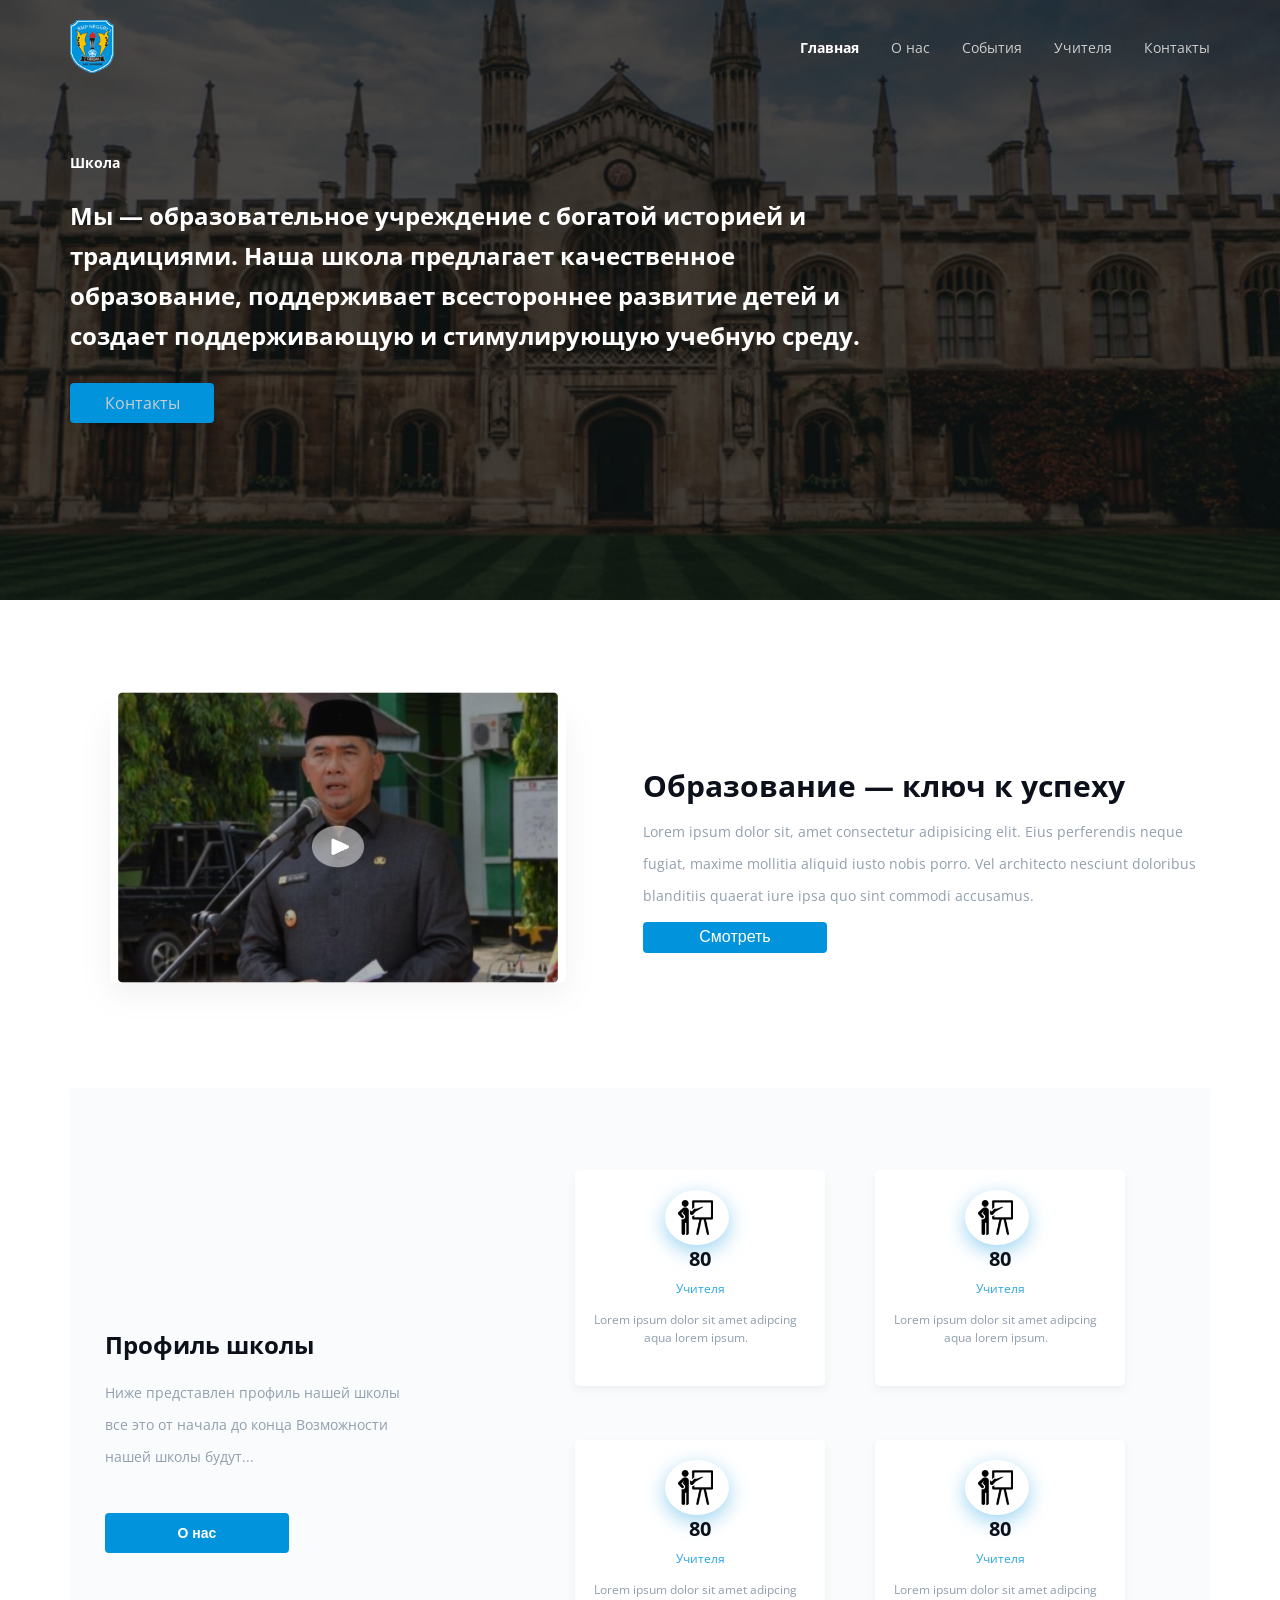
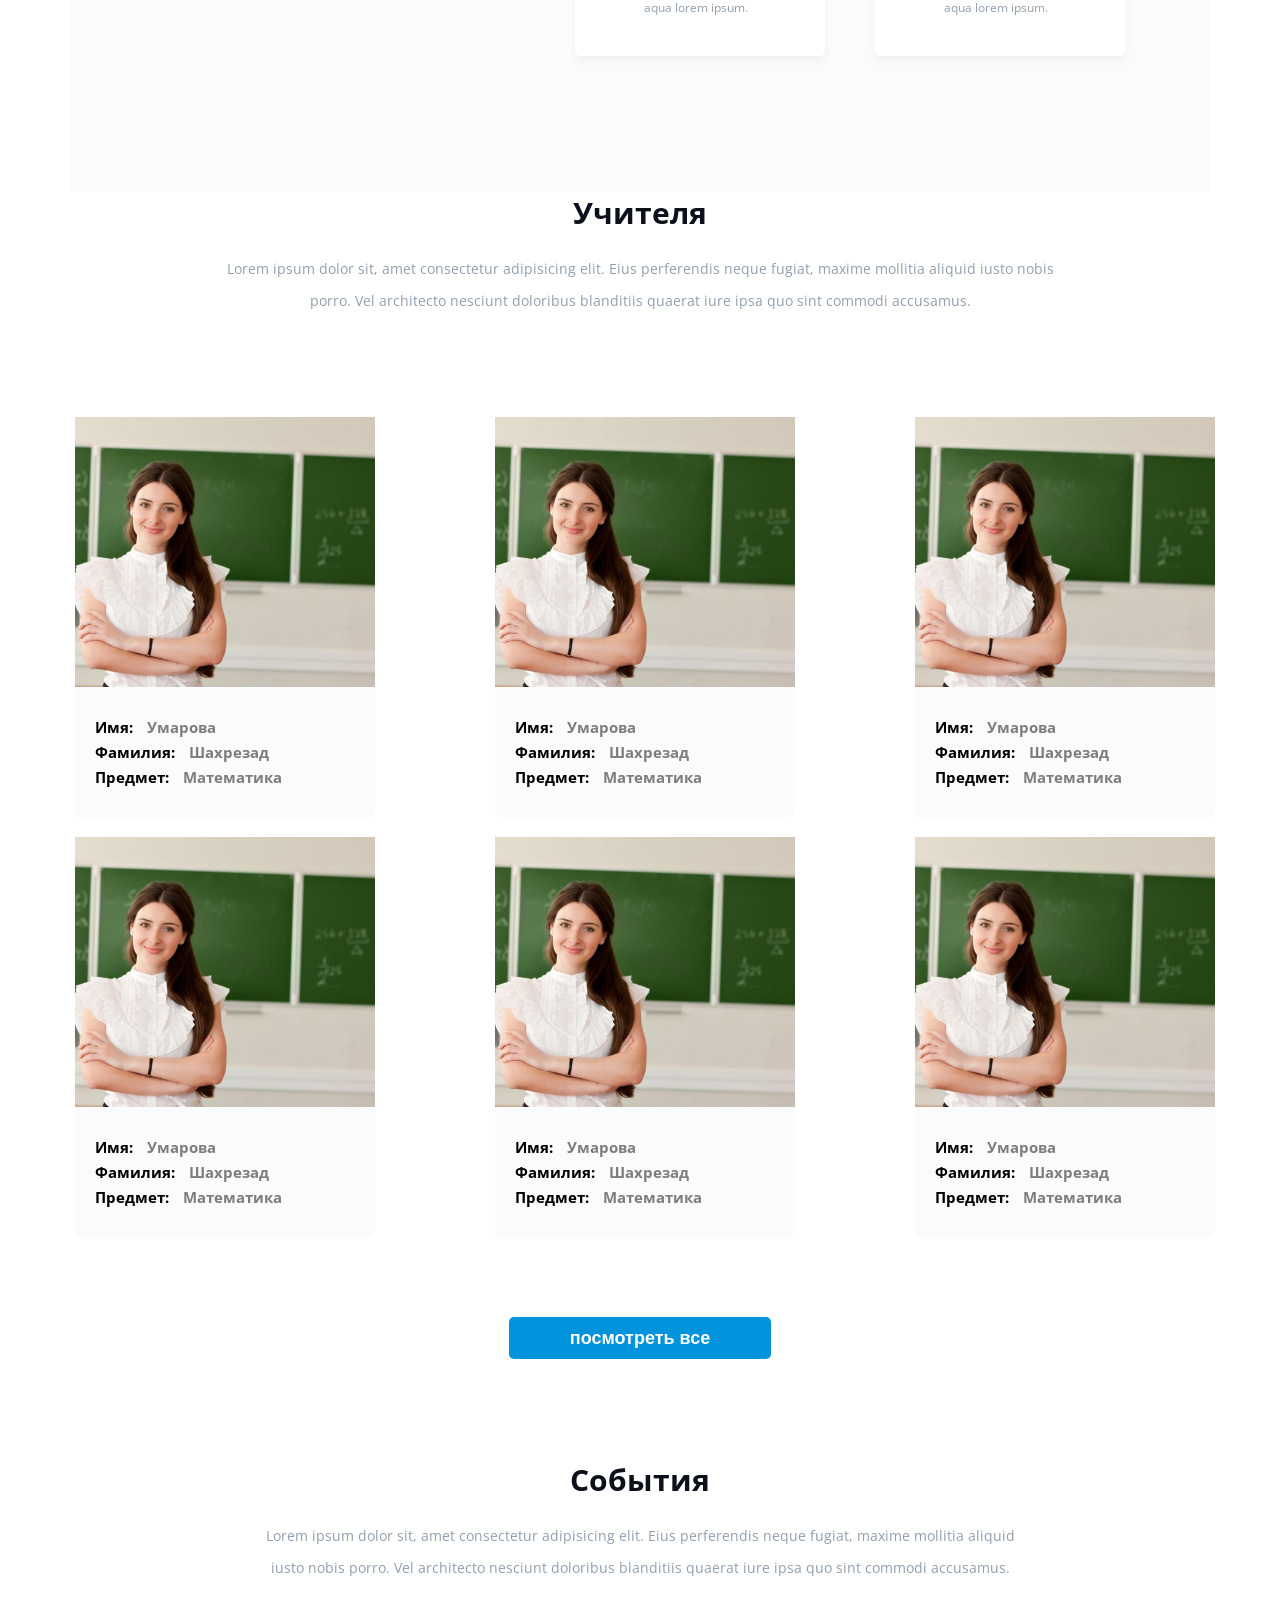
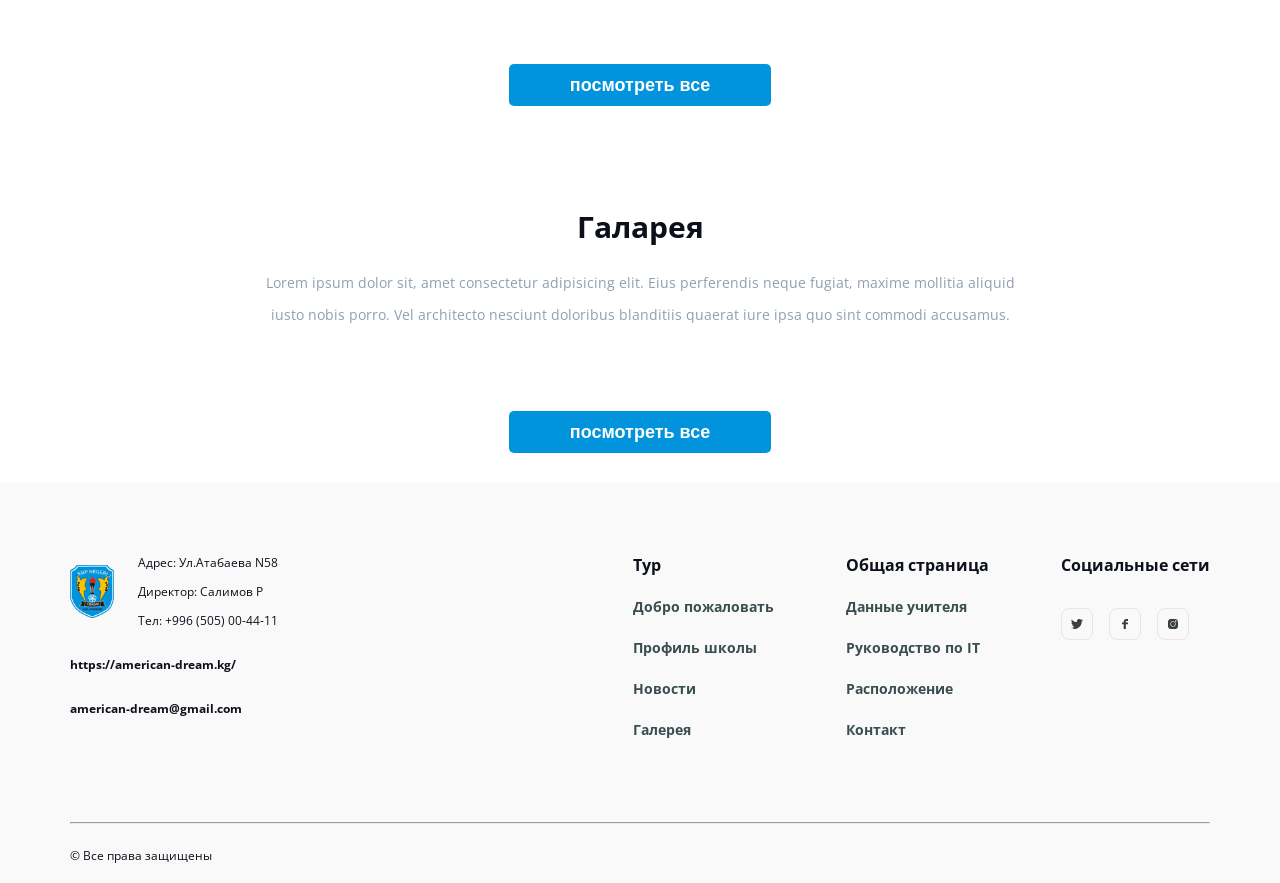
<file: index.html>
<!DOCTYPE html>
<html lang="en">

<head>
    <meta charset="UTF-8">
    <meta name="viewport" content="width=device-width, initial-scale=1.0">
    <title>Главная</title>
    <!-- link css -->
    <link rel="stylesheet" href="./assets/css/home/main.css">
</head>

<body>
    <!-- main start -->
    <main>
        <!-- hero start -->
        <section class="hero">
            <div class="container">
                <div class="hero_content">
                    <img src="./assets/images/homeIMg/image 12.svg" alt="">
                    <nav>
                        <ul class="hero_list">
                            <li><a class="hero_nav after" href="#">Главная</a></li>
                            <li><a class="hero_nav" href="./assets/pages/about.html">О нас</a></li>
                            <li><a class="hero_nav" href="./assets/pages/events.html">События</a></li>
                            <li><a class="hero_nav" href="./assets/pages/teachers.html">Учителя</a></li>
                            <li><a class="hero_nav" href="./assets/pages/contact.html">Контакты</a></li>
                        </ul>
                    </nav>
                </div>
                <div class="hero_wrapper">
                    <p class="hero_title">Школа</p>
                    <p class="hero_suptitle">Мы — образовательное учреждение с богатой историей и традициями. Наша школа
                        предлагает качественное образование, поддерживает всестороннее развитие детей и создает
                        поддерживающую и стимулирующую учебную среду.</p>
                    <a href="./assets/pages/contact.html"><button class="hero_btn">Контакты</button></a>
                </div>
            </div>
        </section>
        <!-- hero end -->
        <!-- certification start -->
        <section class="certification">
            <div class="container">
                <div class="certification_left_right">
                    <div class="certification_left">
                        <img src="./assets/images/homeIMg/Video Sambutan.png" alt="">
                    </div>

                    <div class="certification_right">
                        <h2 class="certification_title">Образование — ключ к успеху</h2>
                        <p class="certification_suptitle">Lorem ipsum dolor sit, amet consectetur adipisicing elit. Eius
                            perferendis neque fugiat, maxime mollitia aliquid iusto nobis porro. Vel architecto nesciunt
                            doloribus blanditiis quaerat iure ipsa quo sint commodi accusamus.</p>
                        <a href="#"><button class="certification_btn">Смотреть</button></a>
                    </div>
                </div>
            </div>
        </section>
        <!-- certification end -->
        <!-- prof start -->
        <section class="prof">
            <div class="container">
                <div class="prof_left_right">
                    <div class="prof_left">
                        <p class="prof_title">Профиль школы</p>
                        <p class="prof_suptitle">Ниже представлен профиль нашей школы
                            все это от начала до конца
                            Возможности нашей школы будут...</p>
                        <a href="./assets/pages/about.html"><button class="prof_nav">О нас</button></a>
                    </div>
                    <ul class="prof_right">
                        <li class="right_list">
                            <div class="right_box"><img src="./assets/images/homeIMg/image-removebg-preview (1) 1.svg"
                                    alt=""></div>
                            <p class="sam">80</p>
                            <p class="right_title">Учителя</p>
                            <p class="right_suptitle">Lorem ipsum dolor sit amet adipcing aqua lorem ipsum.</p>
                        </li>
                        <li class="right_list">
                            <div class="right_box"><img src="./assets/images/homeIMg/image-removebg-preview (1) 1.svg"
                                    alt=""></div>
                            <p class="sam">80</p>
                            <p class="right_title">Учителя</p>
                            <p class="right_suptitle">Lorem ipsum dolor sit amet adipcing aqua lorem ipsum.</p>
                        </li>
                        <li class="right_list">
                            <div class="right_box"><img src="./assets/images/homeIMg/image-removebg-preview (1) 1.svg"
                                    alt=""></div>
                            <p class="sam">80</p>
                            <p class="right_title">Учителя</p>
                            <p class="right_suptitle">Lorem ipsum dolor sit amet adipcing aqua lorem ipsum.</p>
                        </li>
                        <li class="right_list">
                            <div class="right_box"><img src="./assets/images/homeIMg/image-removebg-preview (1) 1.svg"
                                    alt=""></div>
                            <p class="sam">80</p>
                            <p class="right_title">Учителя</p>
                            <p class="right_suptitle">Lorem ipsum dolor sit amet adipcing aqua lorem ipsum.</p>
                        </li>
                    </ul>
                </div>
            </div>
        </section>
        <!-- prof end -->
        <!-- teachers start -->

        <section class="teachers">
            <div class="container">
                <div class="teachers_wrapper">
                    <h2 class="teachers_title">Учителя</h2>
                    <p class="teachers_suptitle">Lorem ipsum dolor sit, amet consectetur adipisicing elit. Eius
                        perferendis neque fugiat, maxime mollitia aliquid iusto nobis porro. Vel architecto nesciunt
                        doloribus blanditiis quaerat iure ipsa quo sint commodi accusamus.</p>
                    <ul class="teach-list">
                        <li class="teach_list">
                            <img class="teach_img" src="./assets/images/homeIMg/image.jpg" alt="">
                            <p class="name">Имя: <span class="spann">Умарова</span> </p>
                            <p class="surname">Фамилия: <span class="spann">Шахрезад</span> </p>
                            <p class="item">Предмет: <span class="spann">Математика</span> </p>
                        </li>
                        <li class="teach_list">
                            <img class="teach_img" src="./assets/images/homeIMg/image.jpg" alt="">
                            <p class="name">Имя: <span class="spann">Умарова</span> </p>
                            <p class="surname">Фамилия: <span class="spann">Шахрезад</span> </p>
                            <p class="item">Предмет: <span class="spann">Математика</span> </p>
                        </li>
                        <li class="teach_list">
                            <img class="teach_img" src="./assets/images/homeIMg/image.jpg" alt="">
                            <p class="name">Имя: <span class="spann">Умарова</span> </p>
                            <p class="surname">Фамилия: <span class="spann">Шахрезад</span> </p>
                            <p class="item">Предмет: <span class="spann">Математика</span> </p>
                        </li>
                        <li class="teach_list">
                            <img class="teach_img" src="./assets/images/homeIMg/image.jpg" alt="">
                            <p class="name">Имя: <span class="spann">Умарова</span> </p>
                            <p class="surname">Фамилия: <span class="spann">Шахрезад</span> </p>
                            <p class="item">Предмет: <span class="spann">Математика</span> </p>
                        </li>
                        <li class="teach_list">
                            <img class="teach_img" src="./assets/images/homeIMg/image.jpg" alt="">
                            <p class="name">Имя: <span class="spann">Умарова</span> </p>
                            <p class="surname">Фамилия: <span class="spann">Шахрезад</span> </p>
                            <p class="item">Предмет: <span class="spann">Математика</span> </p>
                        </li>
                        <li class="teach_list">
                            <img class="teach_img" src="./assets/images/homeIMg/image.jpg" alt="">
                            <p class="name">Имя: <span class="spann">Умарова</span> </p>
                            <p class="surname">Фамилия: <span class="spann">Шахрезад</span> </p>
                            <p class="item">Предмет: <span class="spann">Математика</span> </p>
                        </li>
                    </ul>
                    <a href="./assets/pages/teachers.html"><button class="teach_nav">посмотреть все</button></a>
                </div>
            </div>
        </section>
        <!-- teachers end -->

        <!-- event start -->
        <section class="event">
            <div class="container">
                <div class="event_wrapper">
                    <h2 class="event_title">События</h2>
                    <p class="event_suptitle">Lorem ipsum dolor sit, amet consectetur adipisicing elit. Eius perferendis
                        neque fugiat, maxime mollitia aliquid iusto nobis porro. Vel architecto nesciunt doloribus
                        blanditiis quaerat iure ipsa quo sint commodi accusamus.</p>
                    <ul class="event_list"></ul>
                    <a href="./assets/pages/events.html"><button class="teach_nav">посмотреть все</button></a>
                </div>
        </section>

        <!-- event end -->

        <!-- gallery start -->
        <section class="gallery">
            <div class="container">
                <div class="event_wrapper">
                    <h2 class="event_title">Галарея</h2>
                    <p class="event_suptitle">Lorem ipsum dolor sit, amet consectetur adipisicing elit. Eius perferendis
                        neque fugiat, maxime mollitia aliquid iusto nobis porro. Vel architecto nesciunt doloribus
                        blanditiis quaerat iure ipsa quo sint commodi accusamus.</p>
                    <ul class="gallery_list"></ul>
                    <a href="./assets/pages/gallery.html"><button class="teach_nav">посмотреть все</button></a>
                </div>
            </div>
        </section>
        <!-- gallery end -->
    </main>
    <!-- main end -->
    <!-- footer start -->
    <footer class="footer">
        <div class="container">
            <div class="footer_left_right">
                <div class="footer_left">
                    <div class="footer_content">
                        <img src="./assets/images/homeIMg/image 12.svg" alt="">
                        <div class="footer_wrap">
                            <p class="footer_adres">Адрес: Ул.Атабаева N58</p>
                            <p class="footer_adres">Директор: Салимов Р</p>
                            <p class="footer_adres">Тел: +996 (505) 00-44-11</p>
                        </div>
                    </div>

                    <a class="me_adres" href="https://american-dream.kg/">https://american-dream.kg/</a>
                    <a class="me_adres" href="american-dream@gmail.com">american-dream@gmail.com</a>
                </div>

                <div class="footer_right">
                    <ul class="footer_nav">
                        <li>
                            <p class="footer_info">Тур</p>
                        </li>
                        <li><a href="#">Добро пожаловать</a></li>
                        <li><a href="#">Профиль школы</a></li>
                        <li><a href="#">Новости</a></li>
                        <li><a href="#">Галерея</a></li>
                    </ul>
                    <ul class="footer_nav">
                        <li>
                            <p class="footer_info">Общая страница</p>
                        </li>
                        <li><a href="#">Данные учителя</a></li>
                        <li><a href="#">Руководство по IT</a></li>
                        <li><a href="#">Расположение</a></li>
                        <li><a href="#">Контакт</a></li>
                    </ul>
                    <ul class="footer_nav">
                        <li class="footer_rig_item">
                            <p class="footer_info">Социальные сети</p>
                            <div class="footer_set">
                                <a href="#" class="box"><img src="./assets/images/homeIMg/Icon Twitter.svg" alt=""></a>
                                <a href="#" class="box"><img src="./assets/images/homeIMg/Icon Facebook.svg" alt=""></a>
                                <a href="#" class="box"><img src="./assets/images/homeIMg/Icon Instagram.svg" alt=""></a>
                            </div>
                        </li>
                    </ul>
                </div>
            </div>
            <hr class="hr">
            <p class="prav">© Все права защищены</p>
        </div>
    </footer>
    <!-- footer end -->
    <script src="./assets/js/main.js"></script>
</body>

</html>
</file>
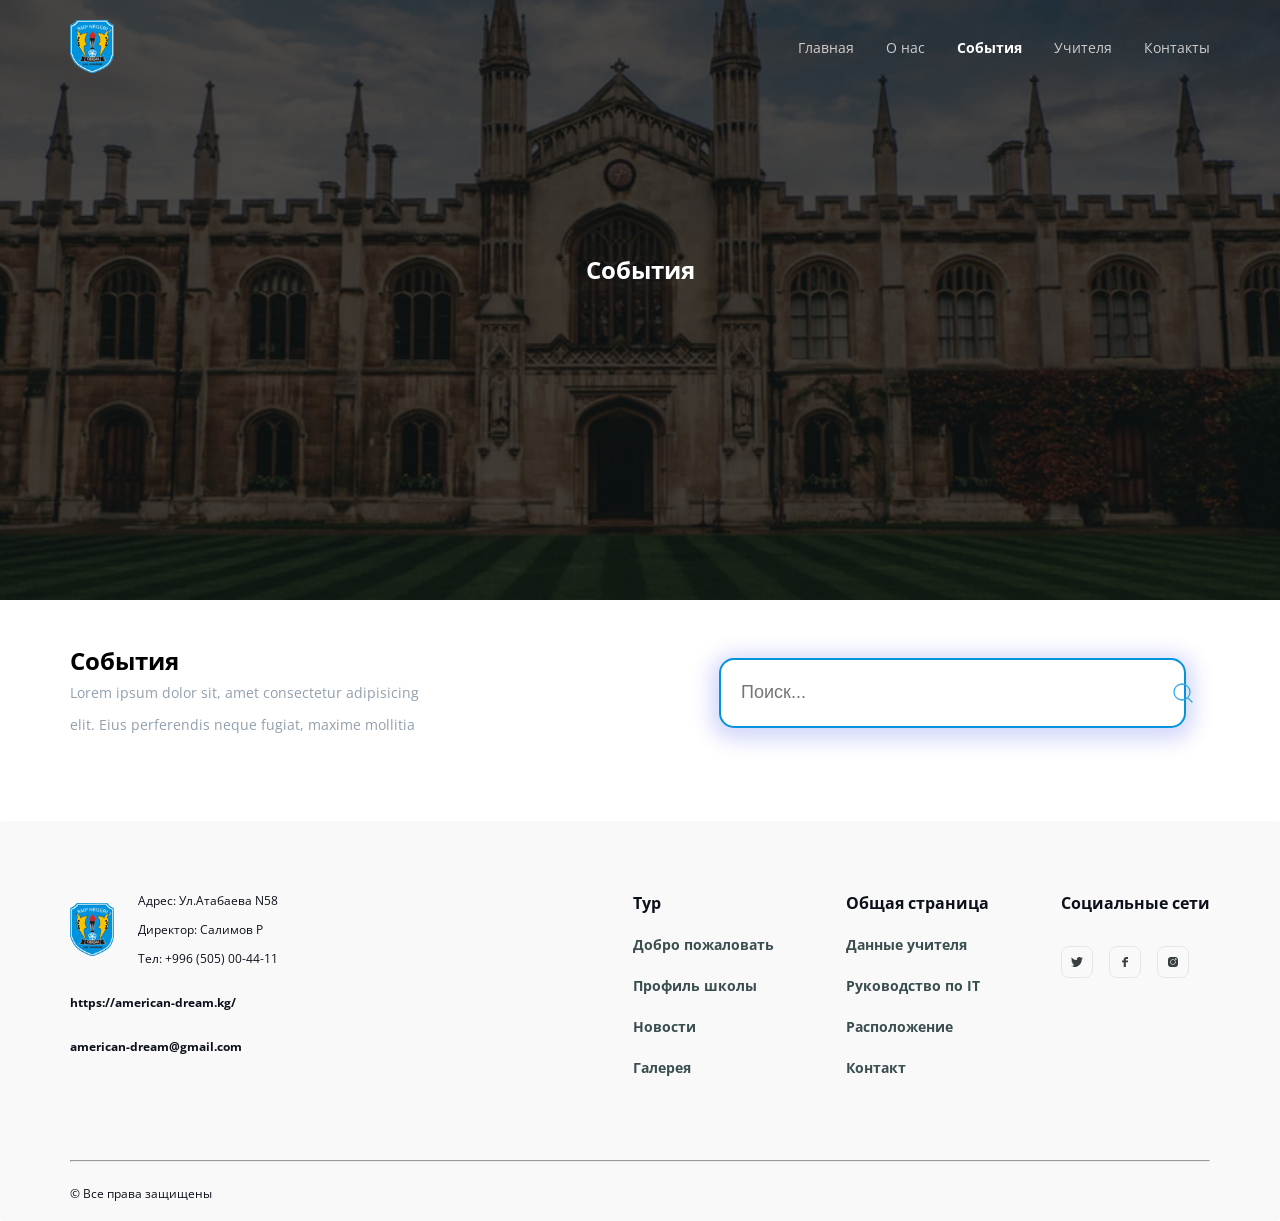
<file: assets/pages/events.html>
<!DOCTYPE html>
<html lang="ru">

<head>
    <meta charset="UTF-8">
    <meta name="viewport" content="width=device-width, initial-scale=1.0">
    <title>События</title>
    <!-- link css -->
    <link rel="stylesheet" href="../css/events/events.css">
    
</head>

<body>
    <!-- main start -->
    <main>
        <!-- hero start -->
        <section class="hero">
            <div class="container">
                <div class="hero_content">
                    <img src="../images/homeIMg/image 12.svg" alt="Логотип">
                    <nav>
                        <ul class="hero_list">
                            <li><a class="hero_nav" href="../../index.html">Главная</a></li>
                            <li><a class="hero_nav" href="about.html">О нас</a></li>
                            <li><a class="hero_nav after" href="#">События</a></li>
                            <li><a class="hero_nav" href="teachers.html">Учителя</a></li>
                            <li><a class="hero_nav" href="contact.html">Контакты</a></li>
                        </ul>
                    </nav>
                </div>
                <h1 class="hero_title">События</h1>
            </div>
        </section>
        <!-- hero end -->

        <!-- events start -->
        <section class="events">
            <div class="container">
                <div class="events_left_right">
                    <div class="events_left">
                        <h2 class="events_title">События</h2>
                        <p class="events_suptitle">Lorem ipsum dolor sit, amet consectetur adipisicing elit. Eius perferendis neque fugiat, maxime mollitia</p>
                    </div>
                    <div class="events_right">
                        <div class="search_box">
                            <input class="search_input" type="text" placeholder="Поиск...">
                            <img class="search_img" src="../images/events/Search (1).svg" alt="Поиск">
                        </div>
                    </div>
                </div>
            </div>
        </section>
        <!-- events end -->

        <!-- product start -->
        <section class="product">
            <div class="container">
                <ul class="event_list"></ul>
            </div>
        </section>
        <!-- product end -->
    </main>
    <!-- main end -->
       <!-- footer start -->
    <footer class="footer">
        <div class="container">
            <div class="footer_left_right">
                <div class="footer_left">
                    <div class="footer_content">
                        <img src="../images/homeIMg/image 12.svg" alt="">
                        <div class="footer_wrap">
                            <p class="footer_adres">Адрес: Ул.Атабаева N58</p>
                            <p class="footer_adres">Директор: Салимов Р</p>
                            <p class="footer_adres">Тел: +996 (505) 00-44-11</p>
                        </div>
                    </div>

                    <a class="me_adres" href="https://american-dream.kg/">https://american-dream.kg/</a>
                    <a class="me_adres" href="american-dream@gmail.com">american-dream@gmail.com</a>
                </div>

                <div class="footer_right">
                    <ul class="footer_nav">
                        <li>
                            <p class="footer_info">Тур</p>
                        </li>
                        <li><a href="#">Добро пожаловать</a></li>
                        <li><a href="#">Профиль школы</a></li>
                        <li><a href="#">Новости</a></li>
                        <li><a href="#">Галерея</a></li>
                    </ul>
                    <ul class="footer_nav">
                        <li>
                            <p class="footer_info">Общая страница</p>
                        </li>
                        <li><a href="#">Данные учителя</a></li>
                        <li><a href="#">Руководство по IT</a></li>
                        <li><a href="#">Расположение</a></li>
                        <li><a href="#">Контакт</a></li>
                    </ul>
                    <ul class="footer_nav">
                        <li class="footer_rig_item">
                            <p class="footer_info">Социальные сети</p>
                            <div class="footer_set">
                                <a href="#" class="box"><img src="../images/homeIMg/Icon Twitter.svg" alt=""></a>
                                <a href="#" class="box"><img src="../images/homeIMg/Icon Facebook.svg" alt=""></a>
                                <a href="#" class="box"><img src="../images/homeIMg/Icon Instagram.svg"alt=""></a>
                            </div>
                        </li>
                    </ul>
                </div>
            </div>
            <hr class="hr">
            <p class="prav">© Все права защищены</p>
        </div>
    </footer>
    <!-- footer end -->

     <script src="../js/events/evenst.js"></script>
</body>

</html>
</file>
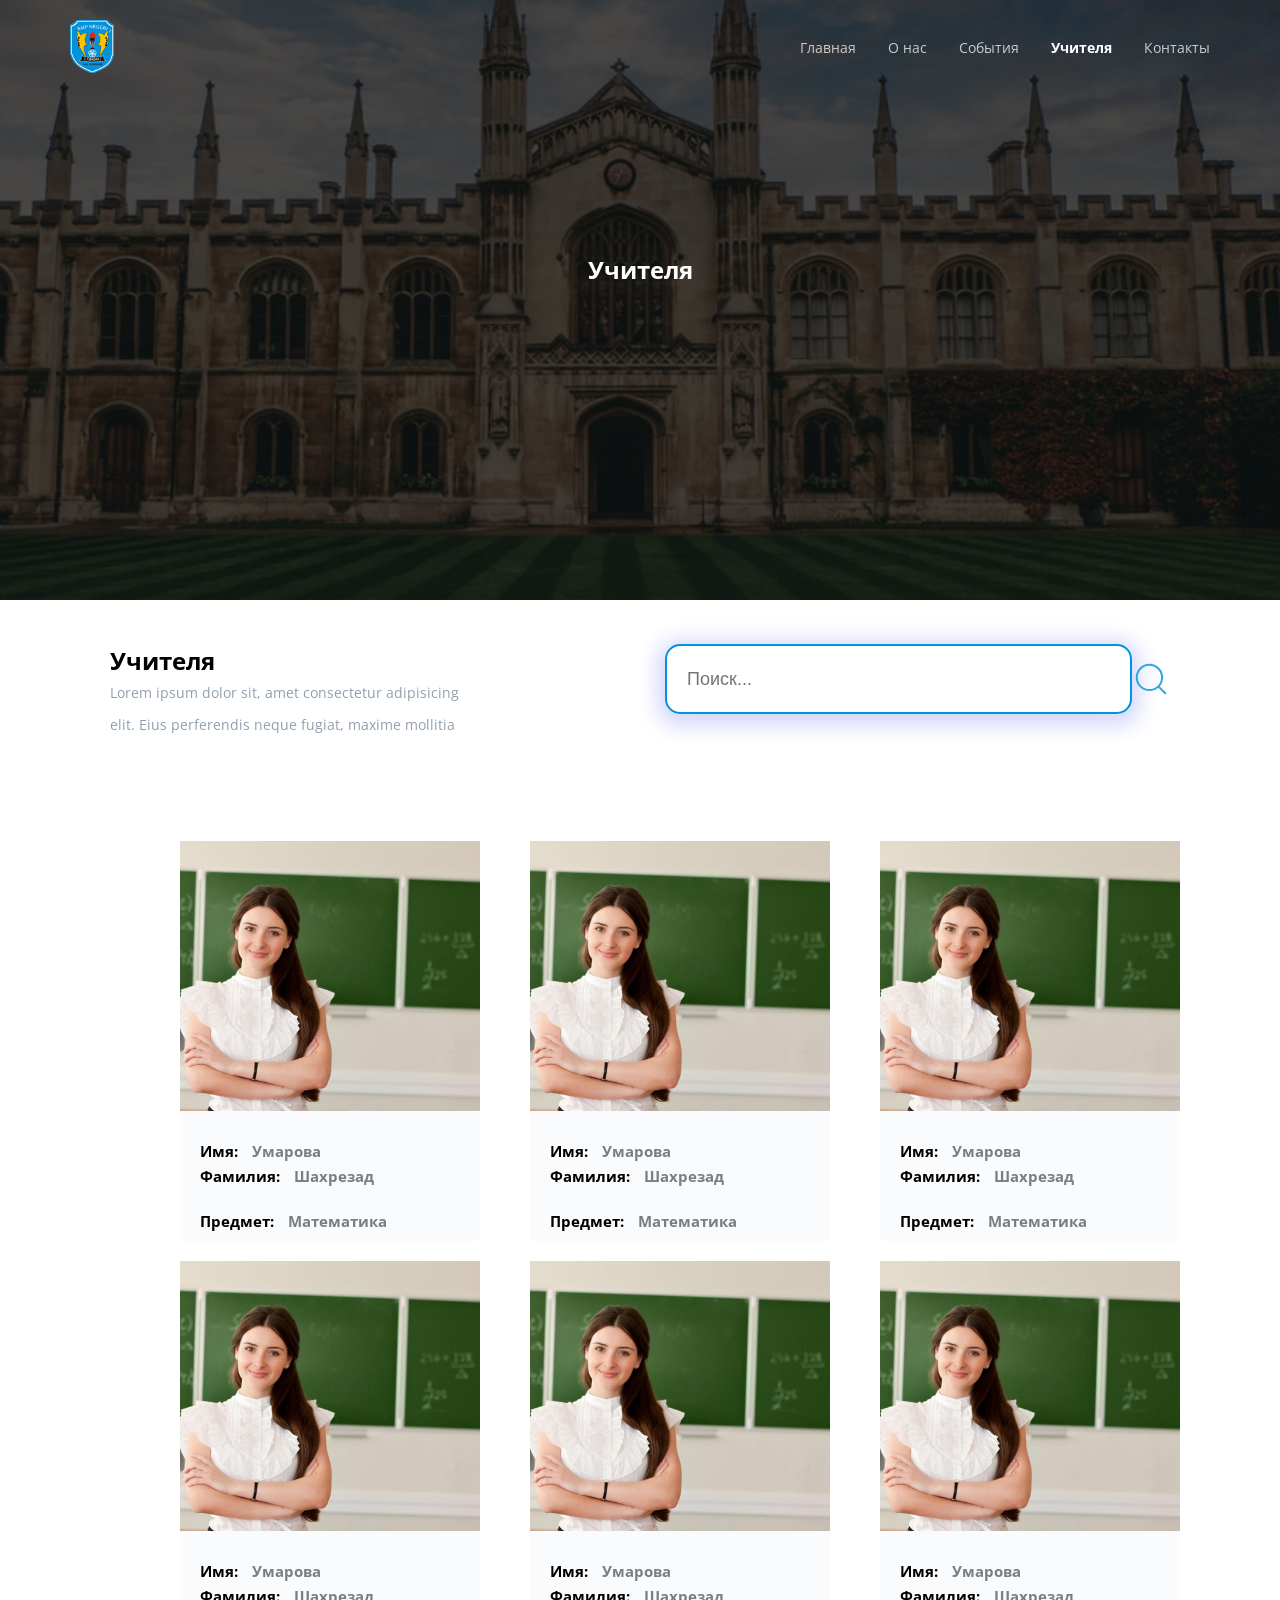
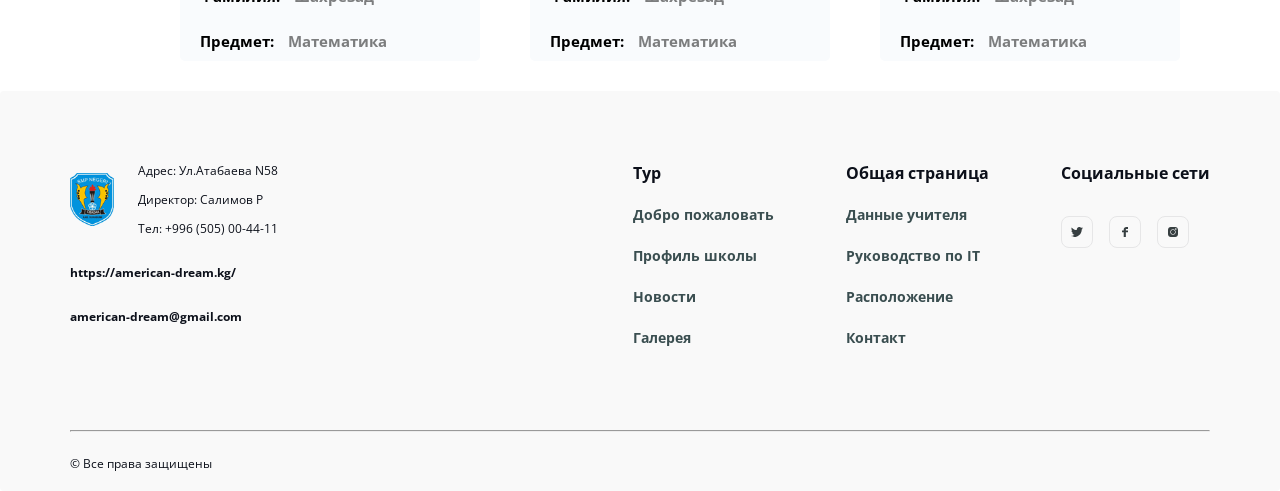
<file: assets/pages/teachers.html>
<!DOCTYPE html>
<html lang="en">

<head>
    <meta charset="UTF-8">
    <meta name="viewport" content="width=device-width, initial-scale=1.0">
    <title>Учителя</title>
    <!-- link css -->
    <link rel="stylesheet" href="../css/teachers/teachers.css">
</head>

<body>
    <!-- main start -->
    <main>
        <!-- hero start -->
        <section class="hero">
            <div class="container">
                <div class="hero_content">
                    <img src="../images/homeIMg/image 12.svg" alt="">
                    <nav>
                        <ul class="hero_list">
                            <li><a class="hero_nav" href="../../index.html">Главная</a></li>
                            <li><a class="hero_nav" href="./about.html">О нас</a></li>
                            <li><a class="hero_nav" href="./events.html">События</a></li>
                            <li><a class="hero_nav after" href="#">Учителя</a></li>
                            <li><a class="hero_nav" href="./contact.html">Контакты</a></li>
                        </ul>
                    </nav>
                </div>
              <h1 class="hero_title">Учителя</h1>
            </div>
        </section>
        <!-- hero end -->
          <!-- events start -->
        <section class="teachers">
            <div class="container">
                <div class="teachers_left_right">
                    
                    <div class="teachers_left">
                <h2 class="teachers_title">Учителя</h2>

                        <p class="teachers_suptitle">Lorem ipsum dolor sit, amet consectetur adipisicing elit. Eius perferendis neque fugiat, maxime mollitia</p>
                    </div>
                    <div class="teachers_right">
                        <div class="search_box">
                            <input class="search_input" type="text" placeholder="Поиск...">
                            <img class="search_img" src="../images/events/Search (1).svg" alt="Поиск">
                        </div>
                    </div>
                </div>
                <ul class="teach-list">
                    <li class="teach_list">
                        <img class="teach_img" src="../images/homeIMg/image.jpg" alt="">
                        <p class="name">Имя: <span class="spann">Умарова</span> </p>
                        <p class="surname">Фамилия: <span class="spann">Шахрезад</span> </p>
                        <p class="item">Предмет: <span class="spann">Математика</span> </p>
                    </li>
                    <li class="teach_list">
                        <img class="teach_img" src="../images/homeIMg/image.jpg" alt="">
                        <p class="name">Имя: <span class="spann">Умарова</span> </p>
                        <p class="surname">Фамилия: <span class="spann">Шахрезад</span> </p>
                        <p class="item">Предмет: <span class="spann">Математика</span> </p>
                    </li>
                    <li class="teach_list">
                        <img class="teach_img" src="../images/homeIMg/image.jpg" alt="">
                        <p class="name">Имя: <span class="spann">Умарова</span> </p>
                        <p class="surname">Фамилия: <span class="spann">Шахрезад</span> </p>
                        <p class="item">Предмет: <span class="spann">Математика</span> </p>
                    </li>
                    <li class="teach_list">
                        <img class="teach_img" src="../images/homeIMg/image.jpg" alt="">
                        <p class="name">Имя: <span class="spann">Умарова</span> </p>
                        <p class="surname">Фамилия: <span class="spann">Шахрезад</span> </p>
                        <p class="item">Предмет: <span class="spann">Математика</span> </p>
                    </li>
                    <li class="teach_list">
                        <img class="teach_img" src="../images/homeIMg/image.jpg" alt="">
                        <p class="name">Имя: <span class="spann">Умарова</span> </p>
                        <p class="surname">Фамилия: <span class="spann">Шахрезад</span> </p>
                        <p class="item">Предмет: <span class="spann">Математика</span> </p>
                    </li>
                    <li class="teach_list">
                        <img class="teach_img" src="../images/homeIMg/image.jpg" alt="">
                        <p class="name">Имя: <span class="spann">Умарова</span> </p>
                        <p class="surname">Фамилия: <span class="spann">Шахрезад</span> </p>
                        <p class="item">Предмет: <span class="spann">Математика</span> </p>
                    </li>
                </ul>
            </div>
        </section>
        <!-- events end -->
    </main>
    <!-- main end -->

       <!-- footer start -->
       <footer class="footer">
        <div class="container">
            <div class="footer_left_right">
                <div class="footer_left">
                    <div class="footer_content">
                        <img src="../images/homeIMg/image 12.svg" alt="">
                        <div class="footer_wrap">
                            <p class="footer_adres">Адрес: Ул.Атабаева N58</p>
                            <p class="footer_adres">Директор: Салимов Р</p>
                            <p class="footer_adres">Тел: +996 (505) 00-44-11</p>
                        </div>
                    </div>

                    <a class="me_adres" href="https://american-dream.kg/">https://american-dream.kg/</a>
                    <a class="me_adres" href="american-dream@gmail.com">american-dream@gmail.com</a>
                </div>

                <div class="footer_right">
                    <ul class="footer_nav">
                        <li>
                            <p class="footer_info">Тур</p>
                        </li>
                        <li><a href="#">Добро пожаловать</a></li>
                        <li><a href="#">Профиль школы</a></li>
                        <li><a href="#">Новости</a></li>
                        <li><a href="#">Галерея</a></li>
                    </ul>
                    <ul class="footer_nav">
                        <li>
                            <p class="footer_info">Общая страница</p>
                        </li>
                        <li><a href="#">Данные учителя</a></li>
                        <li><a href="#">Руководство по IT</a></li>
                        <li><a href="#">Расположение</a></li>
                        <li><a href="#">Контакт</a></li>
                    </ul>
                    <ul class="footer_nav">
                        <li class="footer_rig_item">
                            <p class="footer_info">Социальные сети</p>
                            <div class="footer_set">
                                <a href="#" class="box"><img src="../images/homeIMg/Icon Twitter.svg" alt=""></a>
                                <a href="#" class="box"><img src="../images/homeIMg/Icon Facebook.svg" alt=""></a>
                                <a href="#" class="box"><img src="../images/homeIMg/Icon Instagram.svg"alt=""></a>
                            </div>
                        </li>
                    </ul>
                </div>
            </div>
            <hr class="hr">
            <p class="prav">© Все права защищены</p>
        </div>
    </footer>
    <!-- footer end -->
</body>

</html>
</file>
<file: assets/css/home/main.css>
@import url(../global.css);

.hero {
    padding: 20px 10px;
    width: 100%;
    height: 600px;
    background: url('../../images/homeIMg/Mask Group (6).png') no-repeat center;
    background-size: cover;
}

.hero_content {
    display: flex;
    justify-content: space-between;
    align-items: center;
}

.hero_list {
    display: flex;
    gap: 32px;
}

.hero_nav {
    color: rgb(206, 205, 205);
    font-size: 14px;
    font-weight: 400;
}

.hero_wrapper {
    margin-top: 80px;
}

.hero_title {
    color: rgb(255, 255, 255);
    font-family: Open Sans;
    font-size: 14px;
    font-weight: 700;
}

.hero_suptitle {
    color: rgb(255, 255, 255);
    font-family: Open Sans;
    font-size: 24px;
    font-weight: 700;
    line-height: 40px;
    width: 817px;
    padding-top: 24px;
}

.hero_btn {
    width: 144px;
    height: 40px;
    color: rgb(206, 205, 205);
    font-family: Open Sans;
    font-size: 16px;
    font-weight: 400;
    border-radius: 4px;
    border: none;
    background: rgb(1, 147, 220);
    margin-top: 27px;
    cursor: pointer;
}

/* certification */
.certification_left_right {
    display: flex;
    gap: 37px;
    align-items: center;
    margin-top: 80px;
}

.certification_title {
    color: rgb(12, 16, 26);
    font-size: 30px;
    font-weight: 700;
}

.certification_suptitle {
    width: 585px;
    color: rgb(145, 159, 174);
    font-size: 14px;
    font-weight: 400;
    line-height: 32px;
    padding-top: 10px;
}

.certification_btn {
    width: 184px;
    height: 30.81px;
    border-radius: 4px;
    border: none;
    background: rgb(1, 147, 220);
    color: rgb(255, 255, 255);
    font-size: 16px;
    font-weight: 400;
    margin-top: 10px;
}

/* prof */
.prof_left_right {
    display: flex;
    border-radius: 4px;
    gap: 155px;
    width: 100%;
    height: 704px;
    background: rgb(249, 251, 253);
    justify-content: center;
    align-items: center;
    margin-top: 50px;
}

.right_box {
    width: 64px;
    height: 55.3px;
    box-shadow: 0px 6px 20px 0px rgba(1, 147, 220, 0.4);
    background: rgb(255, 255, 255);
    border-radius: 50%;
    display: flex;
    align-items: center;
    padding-left: 13px;
    margin-left: 90px;
    margin-top: 20px;
}

.prof_right {
    display: grid;
    grid-template-columns: repeat(2, 300px);
    grid-template-rows: repeat(2, 270px);

}

.right_list {
    display: flex;
    flex-direction: column;
    width: 250px;
    height: 216px;
    border-radius: 5px;
    box-shadow: 0px 4px 10px 0px rgba(0, 0, 0, 0.05);
    background: rgb(255, 255, 255);
}

.prof_title {
    color: rgb(12, 16, 26);
    font-size: 24px;
    font-weight: 700;
}

.prof_suptitle {
    color: rgb(145, 159, 174);
    width: 315px;
    font-size: 14px;
    font-weight: 400;
    line-height: 32px;
    padding-top: 16px;
}

.prof_nav {
    width: 184px;
    height: 40px;
    border-radius: 4px;
    border: none;
    background: rgb(1, 147, 220);
    color: rgb(255, 255, 255);
    font-size: 14px;
    font-weight: 700;
    margin-top: 40px;
}

.sam {
    color: rgb(12, 16, 26);
    font-size: 20px;
    font-weight: 700;
    text-align: center;
}

.right_title {
    color: rgb(43, 167, 226);
    font-size: 12px;
    font-weight: 400;
    text-align: center;
    padding-top: 8px;
}

.right_suptitle {
    width: 223px;
    color: rgb(145, 159, 174);
    font-family: Open Sans;
    font-size: 12px;
    font-weight: 400;
    line-height: 18px;
    text-align: center;
    padding-top: 14px;
    padding-left: 18px;
}

.teach_img {
    width: 300px;
    height: 270px;
    background-size: cover;
    object-fit: cover;
}

.teach_list {
    width: 300px;
    height: 400px;
    border-radius: 5px;
    background: rgb(249, 251, 253);
}

.teachers_title {
    color: rgb(12, 16, 26);
    font-size: 30px;
    font-weight: 700;
}

.teachers_suptitle {
    width: 837px;
    color: rgb(145, 159, 174);
    font-size: 14px;
    font-weight: 400;
    line-height: 32px;
    text-align: center;
    padding-top: 20px;
}

.teachers_wrapper {
    display: flex;
    flex-direction: column;
    align-items: center;
}

.name {
    color: rgb(0, 0, 0);
    font-size: 15px;
    font-weight: 700;
    padding-top: 25px;
    padding-left: 20px;
}

.surname {
    color: rgb(0, 0, 0);
    font-size: 15px;
    font-weight: 700;
    padding-top: 5px;
    padding-left: 20px;


}

.item {
    color: rgb(0, 0, 0);
    font-size: 15px;
    font-weight: 700;
    padding-top: 5px;
    padding-left: 20px;


}

.spann {
    color: rgba(0, 0, 0, 0.5);
    padding-left: 10px;
}

.teach-list {
    display: flex;
    display: grid;
    grid-template-columns: repeat(3, 400px);
    margin-left: 110px;
    margin-top: 100px;
    gap: 20px;
}

.teach_nav {
    width: 262px;
    height: 42px;
    border-radius: 5px;
    border: none;
    cursor: pointer;
    background: rgb(1, 147, 220);
    color: rgb(255, 255, 255);
    font-size: 18px;
    font-weight: 700;
    margin-top: 80px;
}

.teach_img {
    width: 300px;
    height: 270px;
    object-fit: cover;
}

.teach_api {
    display: grid;
    grid-template-columns: repeat(3, 400px);
}

.eventList {
    position: relative;
}

.event_date {
    position: absolute;
    bottom: 39px;
    width: 300px;
    height: 50px;
    border-radius: 5px;
    text-align: center;
    padding-top: 16px;
    background: rgba(1, 147, 220, 0.8);
    color: rgb(255, 255, 255);
    font-size: 18px;
    font-weight: 700;
}

.event_list {
    display: grid;
    grid-template-columns: repeat(3, 440px);
    margin-left: 200px;

}

.event_img {
    border-radius: 5px;
    margin-top: 50px;
    box-shadow: 0px 0px 10px 0px rgba(0, 0, 0, 0.1);
    background: url(), rgb(255, 255, 255);
}

.event_img {
    width: 300px;
    height: 270px;
}

.event_name {
    color: rgb(24, 27, 30);
    font-size: 24px;
    font-weight: 900;
    padding-left: 120px;
}

.event_wrapper {
    display: flex;
    flex-direction: column;
    align-items: center;
}

.event_title {
    color: rgb(12, 16, 26);
    font-size: 30px;
    font-weight: 700;
    padding-top: 100px;
}

.event_suptitle {
    width: 771px;
    color: rgb(145, 159, 174);
    font-size: 14px;
    font-weight: 400;
    line-height: 32px;
    text-align: center;
    padding-top: 20px;
}

.footer {
    width: 100%;
    height: 400px;
    border-radius: 4px;
margin-top: 30px;
    background: rgb(249, 249, 249);
}

.footer_left_right {
    display: flex;
    justify-content: space-between;
    padding-top: 71px;
}

.footer_content {
    display: flex;
    gap: 24px;
    align-items: center;
}

.footer_right {
    display: flex;
    gap: 72px;
}

.footer_left {
    display: flex;
    flex-direction: column;

}

.footer_adres {
    color: rgb(12, 16, 26);
    font-size: 12px;
    font-weight: 400;

}

.footer_wrap {
    display: flex;
    flex-direction: column;
    gap: 12px;
}

.me_adres {
    color: rgb(12, 16, 26);
    font-size: 12px;
    font-weight: 700;
    margin-top: 27px;
}

.footer_info {
    color: rgb(12, 16, 26);
    font-family: Open Sans;
    font-size: 16px;
    font-weight: 700;
}

.footer_nav {
    display: flex;
    flex-direction: column;
    gap: 19px;
}

.footer_nav li a {
    color: rgb(58, 78, 80);
    font-family: Open Sans;
    font-size: 14px;
    font-weight: 700;
}

.box {
    width: 32px;
    height: 32px;
    box-sizing: border-box;
    border: 1px solid rgb(230, 230, 231);
    border-radius: 8px;
    display: flex;
    align-items: center;
    justify-content: center;
}

.footer_set {
    display: flex;
    gap: 16px;
    margin-top: 32px;
}

.hr {
    margin-top: 82px;
}

.prav {
    color: rgb(12, 16, 26);
    font-size: 12px;
    font-weight: 400;
    padding-top: 23px;
}
</file>
<file: assets/css/events/events.css>
@import url(../global.css);

.hero {
    padding: 20px 10px;
    width: 100%;
    height: 600px;
    background: url('../../images/homeIMg/Mask Group (6).png') no-repeat center;
    background-size: cover;
}

.hero_content {
    display: flex;
    justify-content: space-between;
    align-items: center;
}

.hero_list {
    display: flex;
    gap: 32px;
}

.hero_nav {
    color: rgb(206, 205, 205);
    font-size: 14px;
    font-weight: 400;
}


.hero_title {
    text-align: center;
    padding-top: 180px;
    color: rgb(255, 255, 255);
    font-size: 24px;
    font-weight: 700;
}


.events_title {
    color: rgb(0, 0, 0);
    font-size: 24px;
    font-weight: 700;
}

.events_suptitle {
    width: 372px;
    color: rgb(145, 159, 174);
    font-size: 14px;
    font-weight: 400;
    line-height: 32px;
}

.events_left_right {
    display: flex;
    align-items: center;

    justify-content: space-between;
    margin-top: 44px;
}

.search_box {
    display: flex;
    align-items: center;
    position: relative;
}

.search_input {
    width: 467px;
    height: 70px;
    padding: 10px 20px;
    border: 2px solid rgb(1, 147, 220);
    border-radius: 15px;
    outline: none;
    box-shadow: 0px 4px 20px 8px rgba(45, 61, 231, 0.2);
    background: rgb(255, 255, 255);
    color: rgb(1, 147, 220);
    font-size: 18px;
    font-weight: 400;
}

.search_img {
    position: absolute;
    right: 15px;
    width: 24px;
    height: 24px;
}
.search_img{
    position: relative;

}

.event_date {
    position: absolute;
    bottom: 39px;
    width: 300px;
    height: 50px;
    border-radius: 5px;
    text-align: center;
    padding-top: 16px;
    background: rgba(1, 147, 220, 0.8);
    color: rgb(255, 255, 255);
    font-size: 18px;
    font-weight: 700;
}
.event_list{
    display: flex;
    gap: 60px;
    justify-content: center;
    margin-top: 50px;
}


.event_img {
    border-radius: 5px;
    margin-top: 50px;
    box-shadow: 0px 0px 10px 0px rgba(0, 0, 0, 0.1);
    background: url(), rgb(255, 255, 255);
}

.event_img {
    width: 300px;
    height: 270px;
}

.event_name {
    color: rgb(24, 27, 30);
    font-size: 24px;
    font-weight: 900;
}

.event_wrapper {
    display: flex;
    flex-direction: column;
    align-items: center;
}

.event_title {
    color: rgb(12, 16, 26);
    font-size: 30px;
    font-weight: 700;
    padding-top: 100px;
}

.event_suptitle {
    width: 771px;
    color: rgb(145, 159, 174);
    font-size: 14px;
    font-weight: 400;
    line-height: 32px;
    text-align: center;
    padding-top: 20px;
}

/* Footer Section */
.footer {
    width: 100%;
    height: 400px;
    border-radius: 4px;
    background: rgb(249, 249, 249);
    margin-top: 30px;
}

.footer_left_right {
    display: flex;
    justify-content: space-between;
    padding-top: 71px;
}

.footer_content {
    display: flex;
    gap: 24px;
    align-items: center;
}

.footer_right {
    display: flex;
    gap: 72px;
}

.footer_left {
    display: flex;
    flex-direction: column;
}

.footer_adres {
    color: rgb(12, 16, 26);
    font-size: 12px;
    font-weight: 400;
}

.footer_wrap {
    display: flex;
    flex-direction: column;
    gap: 12px;
}

.me_adres {
    color: rgb(12, 16, 26);
    font-size: 12px;
    font-weight: 700;
    margin-top: 27px;
}

.footer_info {
    color: rgb(12, 16, 26);
    font-family: Open Sans;
    font-size: 16px;
    font-weight: 700;
}

.footer_nav {
    display: flex;
    flex-direction: column;
    gap: 19px;
}

.footer_nav li a {
    color: rgb(58, 78, 80);
    font-family: Open Sans;
    font-size: 14px;
    font-weight: 700;
}

.box {
    width: 32px;
    height: 32px;
    border: 1px solid rgb(230, 230, 231);
    border-radius: 8px;
    display: flex;
    align-items: center;
    justify-content: center;
}

.footer_set {
    display: flex;
    gap: 16px;
    margin-top: 32px;
}

.hr {
    margin-top: 82px;
}

.prav {
    color: rgb(12, 16, 26);
    font-size: 12px;
    font-weight: 400;
    padding-top: 23px;
}
</file>
<file: assets/css/teachers/teachers.css>
@import url(../global.css);

.hero {
    padding: 20px 10px;
    width: 100%;
    height: 600px;
    background: url('../../images/homeIMg/Mask Group (6).png') no-repeat center;
    background-size: cover;
}

.hero_content {
    display: flex;
    justify-content: space-between;
    align-items: center;
}

.hero_list {
    display: flex;
    gap: 32px;
}

.hero_nav {
    color: rgb(206, 205, 205);
    font-size: 14px;
    font-weight: 400;
}

.hero_title {
    text-align: center;
    padding-top: 180px;
    color: rgb(255, 255, 255);
    font-size: 24px;
    font-weight: 700;
}

.teachers_title {
    color: rgb(0, 0, 0);
    font-size: 24px;
    font-weight: 700;
}

.teachers_suptitle {
    width: 372px;
    color: rgb(145, 159, 174);
    font-size: 14px;
    font-weight: 400;
    line-height: 32px;
}

.teachers_left_right {
    margin-top: 44px;
    display: flex;
    justify-content: space-between;
    padding: 0 40px;
}

.search_box {
    display: flex;
    align-items: center;
}

.search_input {
    width: 467px;
    height: 70px;
    padding: 10px 20px;
    border: 2px solid rgb(1, 147, 220);
    border-radius: 15px;
    outline: none;
    box-shadow: 0px 4px 20px 8px rgba(45, 61, 231, 0.2);
    background: rgb(255, 255, 255);
    color: rgb(1, 147, 220);
    font-size: 18px;
    font-weight: 400;
}

.teach_img {
    width: 300px;
    height: 270px;
    background-size: cover;
    object-fit: cover;
}

.teach_list {
    width: 300px;
    height: 400px;
    border-radius: 5px;
    background: rgb(249, 251, 253);
}

.teachers_wrapper {
    display: flex;
    flex-direction: column;
    align-items: center;
}

.name, .surname, .item {
    color: rgb(0, 0, 0);
    font-size: 15px;
    font-weight: 700;
    padding-top: 25px;
    padding-left: 20px;
}

.surname {
    padding-top: 5px;
}

.spann {
    color: rgba(0, 0, 0, 0.5);
    padding-left: 10px;
}

.teach-list {
    display: grid;
    grid-template-columns: repeat(3, 1fr);
    margin-left: 110px;
    margin-top: 100px;
    gap: 20px;
}

/* Footer Section */
.footer {
    width: 100%;
    height: 400px;
    border-radius: 4px;
    background: rgb(249, 249, 249);
    margin-top: 30px;
}

.footer_left_right {
    display: flex;
    justify-content: space-between;
    padding-top: 71px;
}

.footer_content {
    display: flex;
    gap: 24px;
    align-items: center;
}

.footer_right {
    display: flex;
    gap: 72px;
}

.footer_left {
    display: flex;
    flex-direction: column;
}

.footer_adres {
    color: rgb(12, 16, 26);
    font-size: 12px;
    font-weight: 400;
}

.footer_wrap {
    display: flex;
    flex-direction: column;
    gap: 12px;
}

.me_adres {
    color: rgb(12, 16, 26);
    font-size: 12px;
    font-weight: 700;
    margin-top: 27px;
}

.footer_info {
    color: rgb(12, 16, 26);
    font-family: Open Sans;
    font-size: 16px;
    font-weight: 700;
}

.footer_nav {
    display: flex;
    flex-direction: column;
    gap: 19px;
}

.footer_nav li a {
    color: rgb(58, 78, 80);
    font-family: Open Sans;
    font-size: 14px;
    font-weight: 700;
}

.box {
    width: 32px;
    height: 32px;
    border: 1px solid rgb(230, 230, 231);
    border-radius: 8px;
    display: flex;
    align-items: center;
    justify-content: center;
}

.footer_set {
    display: flex;
    gap: 16px;
    margin-top: 32px;
}

.hr {
    margin-top: 82px;
}

.prav {
    color: rgb(12, 16, 26);
    font-size: 12px;
    font-weight: 400;
    padding-top: 23px;
}
</file>
